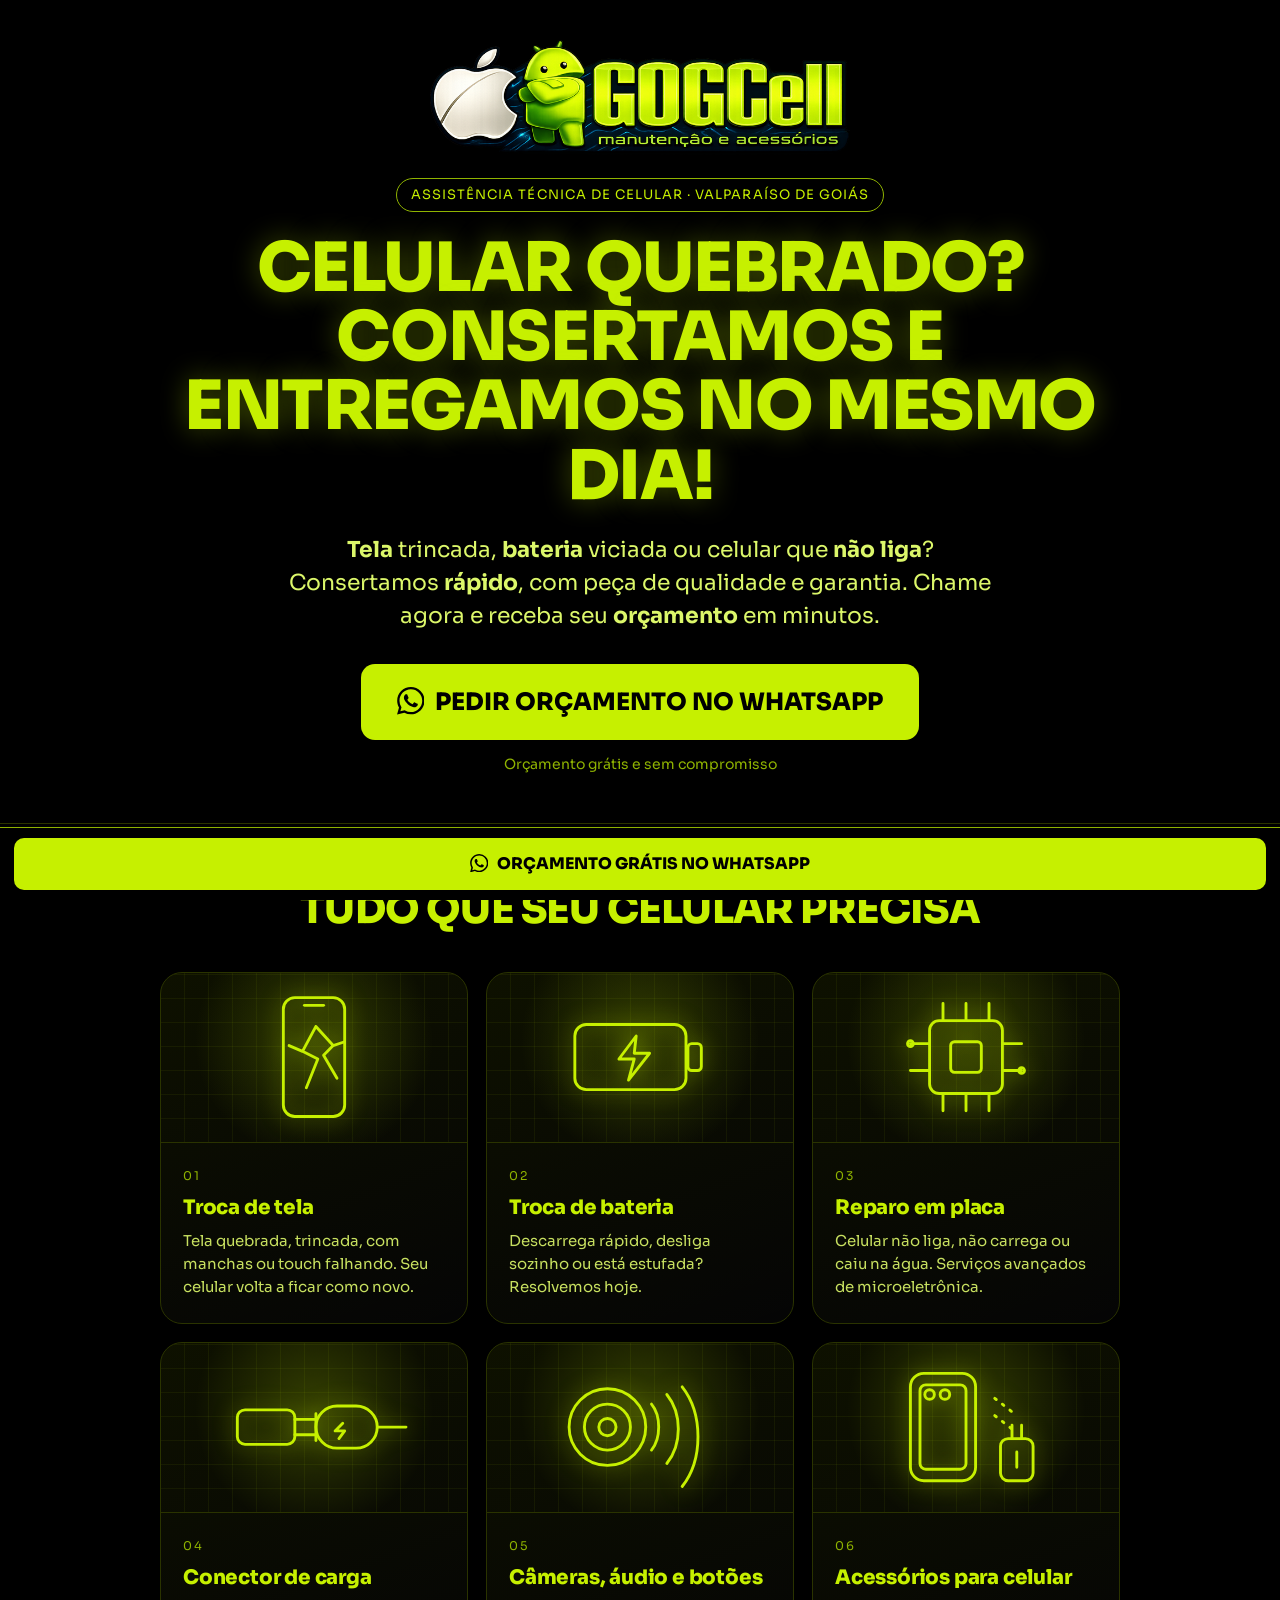
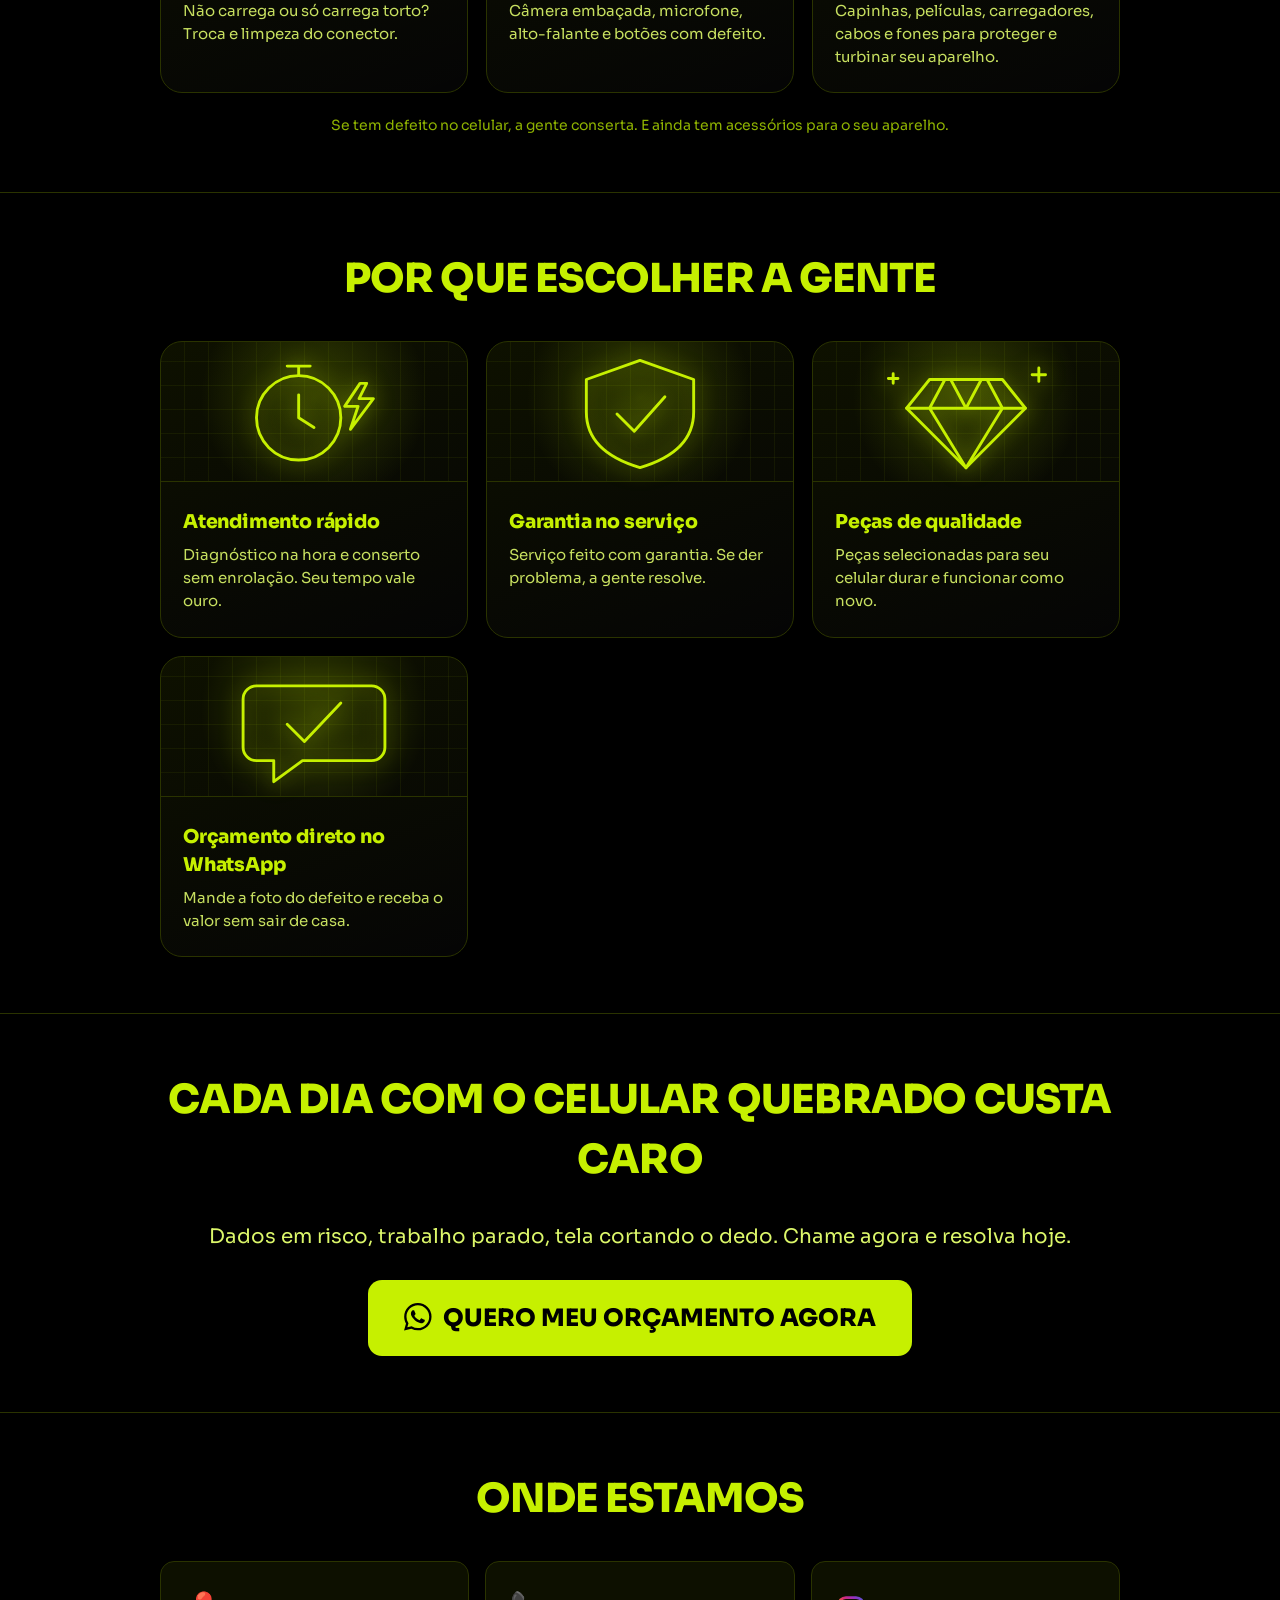
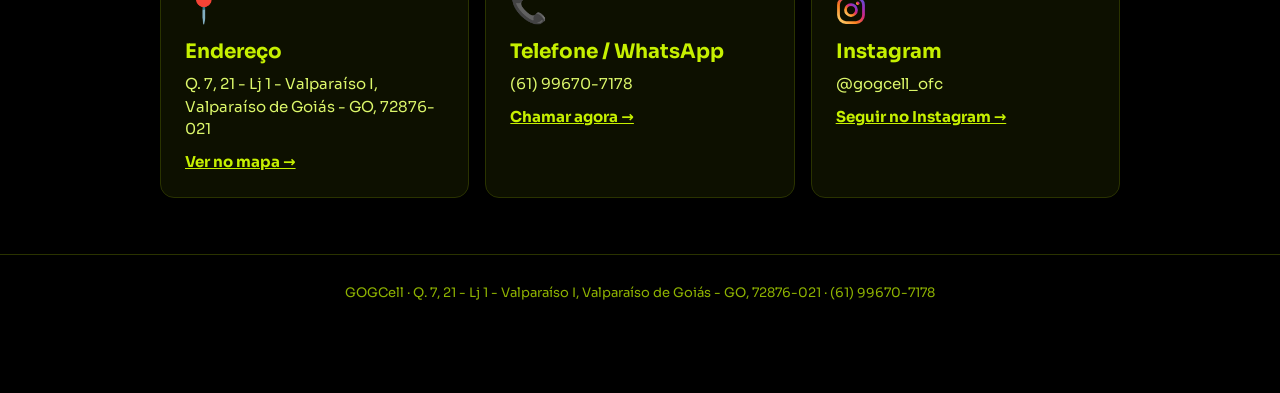
<file: index.html>
<!DOCTYPE html>
<html lang="pt-BR">
<head>
<!-- Google Tag Manager -->
<script async src="https://www.googletagmanager.com/gtm.js?id=GTM-5V8HP5FW"></script>
<script>
  window.dataLayer = window.dataLayer || [];
  function gtag(){dataLayer.push(arguments);}
  gtag('js', new Date());
</script>
<!-- End Google Tag Manager -->
<meta charset="utf-8">
<meta name="viewport" content="width=device-width, initial-scale=1, viewport-fit=cover">
<title>GOGCell — Assistência Técnica de Celular em Valparaíso de Goiás</title>
<link rel="stylesheet" href="css/style.css">
<link href="https://fonts.googleapis.com/css2?family=Sora:wght@400;600;800&display=swap" rel="stylesheet">
</head>
<body>
<header><div class="wrap">
<img class="brand" alt="GOGCell – manutenção e acessórios" src="assets/logo-gogcell.png">
<span class="tag">Assistência técnica de celular · Valparaíso de Goiás</span>
<h1>Celular quebrado? Consertamos e entregamos no mesmo dia!</h1>
<p class="sub"><b>Tela</b> trincada, <b>bateria</b> viciada ou celular que <b>não liga</b>? Consertamos <b>rápido</b>, com peça de qualidade e garantia. Chame agora e receba seu <b>orçamento</b> em minutos.</p>
<a class="btn" href="https://wa.me/message/FSOIBZKSBPEZB1" onclick="window.dataLayer=window.dataLayer||[];dataLayer.push({'event':'clique_whatsapp'});" target="_blank" rel="noopener"><svg class="wa" viewBox="0 0 24 24" aria-hidden="true"><path fill="currentColor" d="M17.472 14.382c-.297-.149-1.758-.867-2.03-.967-.273-.099-.471-.148-.67.15-.197.297-.767.966-.94 1.164-.173.199-.347.223-.644.075-.297-.15-1.255-.463-2.39-1.475-.883-.788-1.48-1.761-1.653-2.059-.173-.297-.018-.458.13-.606.134-.133.298-.347.446-.52.149-.174.198-.298.298-.497.099-.198.05-.371-.025-.52-.075-.149-.669-1.612-.916-2.207-.242-.579-.487-.5-.669-.51-.173-.008-.371-.01-.57-.01-.198 0-.52.074-.792.372-.272.297-1.04 1.016-1.04 2.479 0 1.462 1.065 2.875 1.213 3.074.149.198 2.096 3.2 5.077 4.487.709.306 1.262.489 1.694.625.712.227 1.36.195 1.871.118.571-.085 1.758-.719 2.006-1.413.248-.694.248-1.289.173-1.413-.074-.124-.272-.198-.57-.347m-5.421 7.403h-.004a9.87 9.87 0 01-5.031-1.378l-.361-.214-3.741.982.998-3.648-.235-.374a9.86 9.86 0 01-1.51-5.26c.001-5.45 4.436-9.884 9.888-9.884 2.64 0 5.122 1.03 6.988 2.898a9.825 9.825 0 012.893 6.994c-.003 5.45-4.437 9.884-9.885 9.884m8.413-18.297A11.815 11.815 0 0012.05 0C5.495 0 .16 5.335.157 11.892c0 2.096.547 4.142 1.588 5.945L.057 24l6.305-1.654a11.882 11.882 0 005.683 1.448h.005c6.554 0 11.89-5.335 11.893-11.893a11.821 11.821 0 00-3.48-8.413Z"/></svg> Pedir orçamento no WhatsApp</a>
<p class="small">Orçamento grátis e sem compromisso</p>
</div></header>

<section><div class="wrap">
<h2>Tudo que seu celular precisa</h2>
<div class="svcs">
<div class="svc"><div class="ph"><svg viewBox="0 0 240 140" fill="none" stroke="currentColor" stroke-width="3" stroke-linecap="round" stroke-linejoin="round" aria-hidden="true"><rect x="88" y="8" width="64" height="124" rx="12"/><path d="M110 16h20"/><path d="M122 38l-14 26 16 8-12 30M122 38l18 20-10 10 14 24M108 64l-14-6M140 58l12-4"/></svg></div><div class="tx"><span class="n">01</span><b>Troca de tela</b><p>Tela quebrada, trincada, com manchas ou touch falhando. Seu celular volta a ficar como novo.</p></div></div>
<div class="svc"><div class="ph"><svg viewBox="0 0 240 140" fill="none" stroke="currentColor" stroke-width="3" stroke-linecap="round" stroke-linejoin="round" aria-hidden="true"><rect x="52" y="36" width="116" height="68" rx="12"/><rect x="170" y="56" width="14" height="28" rx="4"/><path d="M116 48l-18 24h16l-6 22 22-28h-16z"/></svg></div><div class="tx"><span class="n">02</span><b>Troca de bateria</b><p>Descarrega rápido, desliga sozinho ou está estufada? Resolvemos hoje.</p></div></div>
<div class="svc"><div class="ph"><svg viewBox="0 0 240 140" fill="none" stroke="currentColor" stroke-width="3" stroke-linecap="round" stroke-linejoin="round" aria-hidden="true"><rect x="82" y="32" width="76" height="76" rx="10"/><rect x="104" y="54" width="32" height="32" rx="4"/><path d="M96 32V14M120 32V14M144 32V14M96 108v18M120 108v18M144 108v18M82 56H62M82 84H62M158 56h20M158 84h20"/><circle cx="62" cy="56" r="3"/><circle cx="178" cy="84" r="3"/></svg></div><div class="tx"><span class="n">03</span><b>Reparo em placa</b><p>Celular não liga, não carrega ou caiu na água. Serviços avançados de microeletrônica.</p></div></div>
<div class="svc"><div class="ph"><svg viewBox="0 0 240 140" fill="none" stroke="currentColor" stroke-width="3" stroke-linecap="round" stroke-linejoin="round" aria-hidden="true"><rect x="40" y="52" width="60" height="36" rx="8"/><path d="M100 62h22M100 78h22M122 56v28"/><rect x="122" y="48" width="64" height="44" rx="22"/><path d="M186 70h30"/><path d="M150 66l-8 8h10l-6 8"/></svg></div><div class="tx"><span class="n">04</span><b>Conector de carga</b><p>Não carrega ou só carrega torto? Troca e limpeza do conector.</p></div></div>
<div class="svc"><div class="ph"><svg viewBox="0 0 240 140" fill="none" stroke="currentColor" stroke-width="3" stroke-linecap="round" stroke-linejoin="round" aria-hidden="true"><circle cx="86" cy="70" r="40"/><circle cx="86" cy="70" r="24"/><circle cx="86" cy="70" r="9"/><path d="M132 46c10 12 10 36 0 48M148 36c16 20 16 52 0 72M164 28c22 28 22 76 0 104"/></svg></div><div class="tx"><span class="n">05</span><b>Câmeras, áudio e botões</b><p>Câmera embaçada, microfone, alto-falante e botões com defeito.</p></div></div>
<div class="svc"><div class="ph"><svg viewBox="0 0 240 140" fill="none" stroke="currentColor" stroke-width="3" stroke-linecap="round" stroke-linejoin="round" aria-hidden="true"><rect x="62" y="14" width="68" height="112" rx="14"/><rect x="72" y="26" width="48" height="88" rx="6"/><circle cx="82" cy="36" r="5"/><circle cx="98" cy="36" r="5"/><path d="M150 40l18 14M150 58l18 14" stroke-dasharray="2 8"/><rect x="156" y="82" width="34" height="44" rx="8"/><path d="M168 82V68M178 82V68M173 96v16"/></svg></div><div class="tx"><span class="n">06</span><b>Acessórios para celular</b><p>Capinhas, películas, carregadores, cabos e fones para proteger e turbinar seu aparelho.</p></div></div>
</div>
<p class="small" style="text-align:center;margin-top:22px">Se tem defeito no celular, a gente conserta. E ainda tem acessórios para o seu aparelho.</p>
</div></section>

<section><div class="wrap">
<h2>Por que escolher a gente</h2>
<div class="svcs why4">
<div class="svc why"><div class="ph"><svg viewBox="0 0 240 140" fill="none" stroke="currentColor" stroke-width="3" stroke-linecap="round" stroke-linejoin="round" aria-hidden="true"><circle cx="104" cy="76" r="44"/><path d="M104 52v24l16 10M92 22h24M104 22v10"/><path d="M168 40l-16 24h14l-8 24 24-32h-15l8-16z"/></svg></div><div class="tx"><b>Atendimento rápido</b><p>Diagnóstico na hora e conserto sem enrolação. Seu tempo vale ouro.</p></div></div>
<div class="svc why"><div class="ph"><svg viewBox="0 0 240 140" fill="none" stroke="currentColor" stroke-width="3" stroke-linecap="round" stroke-linejoin="round" aria-hidden="true"><path d="M120 16l56 20v34c0 30-22 48-56 58-34-10-56-28-56-58V36z"/><path d="M96 72l18 18 32-36"/></svg></div><div class="tx"><b>Garantia no serviço</b><p>Serviço feito com garantia. Se der problema, a gente resolve.</p></div></div>
<div class="svc why"><div class="ph"><svg viewBox="0 0 240 140" fill="none" stroke="currentColor" stroke-width="3" stroke-linecap="round" stroke-linejoin="round" aria-hidden="true"><path d="M82 36h76l24 30-62 62-62-62z"/><path d="M58 66h124M98 36l-16 30 38 62 38-62-16-30M104 36l16 30 16-30"/><path d="M196 24v14M189 31h14M44 30v10M39 35h10"/></svg></div><div class="tx"><b>Peças de qualidade</b><p>Peças selecionadas para seu celular durar e funcionar como novo.</p></div></div>
<div class="svc why"><div class="ph"><svg viewBox="0 0 240 140" fill="none" stroke="currentColor" stroke-width="3" stroke-linecap="round" stroke-linejoin="round" aria-hidden="true"><path d="M60 28h120a14 14 0 0114 14v50a14 14 0 01-14 14h-72l-30 22v-22H60a14 14 0 01-14-14V42a14 14 0 0114-14z"/><path d="M92 68l18 18 38-40"/></svg></div><div class="tx"><b>Orçamento direto no WhatsApp</b><p>Mande a foto do defeito e receba o valor sem sair de casa.</p></div></div>
</div>
</div></section>

<section class="final"><div class="wrap">
<h2>Cada dia com o celular quebrado custa caro</h2>
<p>Dados em risco, trabalho parado, tela cortando o dedo. Chame agora e resolva hoje.</p>
<a class="btn" href="https://wa.me/message/FSOIBZKSBPEZB1" onclick="window.dataLayer=window.dataLayer||[];dataLayer.push({'event':'clique_whatsapp'});" target="_blank" rel="noopener"><svg class="wa" viewBox="0 0 24 24" aria-hidden="true"><path fill="currentColor" d="M17.472 14.382c-.297-.149-1.758-.867-2.03-.967-.273-.099-.471-.148-.67.15-.197.297-.767.966-.94 1.164-.173.199-.347.223-.644.075-.297-.15-1.255-.463-2.39-1.475-.883-.788-1.48-1.761-1.653-2.059-.173-.297-.018-.458.13-.606.134-.133.298-.347.446-.52.149-.174.198-.298.298-.497.099-.198.05-.371-.025-.52-.075-.149-.669-1.612-.916-2.207-.242-.579-.487-.5-.669-.51-.173-.008-.371-.01-.57-.01-.198 0-.52.074-.792.372-.272.297-1.04 1.016-1.04 2.479 0 1.462 1.065 2.875 1.213 3.074.149.198 2.096 3.2 5.077 4.487.709.306 1.262.489 1.694.625.712.227 1.36.195 1.871.118.571-.085 1.758-.719 2.006-1.413.248-.694.248-1.289.173-1.413-.074-.124-.272-.198-.57-.347m-5.421 7.403h-.004a9.87 9.87 0 01-5.031-1.378l-.361-.214-3.741.982.998-3.648-.235-.374a9.86 9.86 0 01-1.51-5.26c.001-5.45 4.436-9.884 9.888-9.884 2.64 0 5.122 1.03 6.988 2.898a9.825 9.825 0 012.893 6.994c-.003 5.45-4.437 9.884-9.885 9.884m8.413-18.297A11.815 11.815 0 0012.05 0C5.495 0 .16 5.335.157 11.892c0 2.096.547 4.142 1.588 5.945L.057 24l6.305-1.654a11.882 11.882 0 005.683 1.448h.005c6.554 0 11.89-5.335 11.893-11.893a11.821 11.821 0 00-3.48-8.413Z"/></svg> Quero meu orçamento agora</a>
</div></section>

<section><div class="wrap">
<h2>Onde estamos</h2>
<div class="grid">
<div class="card"><span class="ico">📍</span><b>Endereço</b><p>Q. 7, 21 - Lj 1 - Valparaíso I, Valparaíso de Goiás - GO, 72876-021</p><p style="margin-top:10px"><a href="https://www.google.com/maps/search/?api=1&amp;query=GOGCell+Q.+7,+21+Valpara%C3%ADso+I,+Valpara%C3%ADso+de+Goi%C3%A1s" target="_blank" rel="noopener" style="color:var(--g);font-weight:700">Ver no mapa →</a></p></div>
<div class="card"><span class="ico">📞</span><b>Telefone / WhatsApp</b><p>(61) 99670-7178</p><p style="margin-top:10px"><a href="https://wa.me/message/FSOIBZKSBPEZB1" onclick="window.dataLayer=window.dataLayer||[];dataLayer.push({'event':'clique_whatsapp'});" target="_blank" rel="noopener" style="color:var(--g);font-weight:700">Chamar agora →</a></p></div>
<div class="card"><span class="ico"><svg viewBox="0 0 24 24" width="30" height="30" aria-hidden="true" style="vertical-align:middle"><defs><linearGradient id="igg" x1="0" y1="1" x2="1" y2="0"><stop offset="0" stop-color="#feda75"/><stop offset=".35" stop-color="#fa7e1e"/><stop offset=".6" stop-color="#d62976"/><stop offset=".8" stop-color="#962fbf"/><stop offset="1" stop-color="#4f5bd5"/></linearGradient></defs><rect x="2" y="2" width="20" height="20" rx="6" fill="none" stroke="url(#igg)" stroke-width="2.2"/><circle cx="12" cy="12" r="4.4" fill="none" stroke="url(#igg)" stroke-width="2.2"/><circle cx="17.4" cy="6.6" r="1.4" fill="url(#igg)"/></svg></span><b>Instagram</b><p>@gogcell_ofc</p><p style="margin-top:10px"><a href="https://www.instagram.com/gogcell_ofc/" target="_blank" rel="noopener" style="color:var(--g);font-weight:700">Seguir no Instagram →</a></p></div>
</div>
</div></section>

<footer>GOGCell · Q. 7, 21 - Lj 1 - Valparaíso I, Valparaíso de Goiás - GO, 72876-021 · (61) 99670-7178</footer>
<div class="fix"><a href="https://wa.me/message/FSOIBZKSBPEZB1" onclick="window.dataLayer=window.dataLayer||[];dataLayer.push({'event':'clique_whatsapp'});" target="_blank" rel="noopener"><svg class="wa" viewBox="0 0 24 24" aria-hidden="true"><path fill="currentColor" d="M17.472 14.382c-.297-.149-1.758-.867-2.03-.967-.273-.099-.471-.148-.67.15-.197.297-.767.966-.94 1.164-.173.199-.347.223-.644.075-.297-.15-1.255-.463-2.39-1.475-.883-.788-1.48-1.761-1.653-2.059-.173-.297-.018-.458.13-.606.134-.133.298-.347.446-.52.149-.174.198-.298.298-.497.099-.198.05-.371-.025-.52-.075-.149-.669-1.612-.916-2.207-.242-.579-.487-.5-.669-.51-.173-.008-.371-.01-.57-.01-.198 0-.52.074-.792.372-.272.297-1.04 1.016-1.04 2.479 0 1.462 1.065 2.875 1.213 3.074.149.198 2.096 3.2 5.077 4.487.709.306 1.262.489 1.694.625.712.227 1.36.195 1.871.118.571-.085 1.758-.719 2.006-1.413.248-.694.248-1.289.173-1.413-.074-.124-.272-.198-.57-.347m-5.421 7.403h-.004a9.87 9.87 0 01-5.031-1.378l-.361-.214-3.741.982.998-3.648-.235-.374a9.86 9.86 0 01-1.51-5.26c.001-5.45 4.436-9.884 9.888-9.884 2.64 0 5.122 1.03 6.988 2.898a9.825 9.825 0 012.893 6.994c-.003 5.45-4.437 9.884-9.885 9.884m8.413-18.297A11.815 11.815 0 0012.05 0C5.495 0 .16 5.335.157 11.892c0 2.096.547 4.142 1.588 5.945L.057 24l6.305-1.654a11.882 11.882 0 005.683 1.448h.005c6.554 0 11.89-5.335 11.893-11.893a11.821 11.821 0 00-3.48-8.413Z"/></svg> Orçamento grátis no WhatsApp</a></div>
</body>
</html>
</file>
<file: css/style.css>
:root{--bg:#000;--card:#0d1000;--g:#c6f000;--g2:#8fb300;--line:#2a3300;box-sizing:border-box;padding-top:env(safe-area-inset-top,0px);padding-bottom:env(safe-area-inset-bottom,0px)}
*{box-sizing:border-box;margin:0}
body{background:var(--bg);color:var(--g);font-family:"Sora",system-ui,-apple-system,"Segoe UI",Roboto,Arial,sans-serif;line-height:1.5}
.wrap{max-width:1000px;margin:0 auto;padding:0 20px}
.tag{display:inline-block;border:1px solid var(--g2);padding:6px 14px;border-radius:99px;font-size:13px;letter-spacing:.08em;text-transform:uppercase}
.brand{display:block;width:min(420px,82%);height:auto;margin:0 auto 22px}
header{padding:40px 0 48px;text-align:center;border-bottom:1px solid var(--line)}
h1{font-size:clamp(32px,7.6vw,68px);line-height:1.02;font-weight:900;text-transform:uppercase;margin:22px 0;text-shadow:0 0 28px rgba(198,240,0,.35)}
.sub{font-size:clamp(17px,3vw,22px);max-width:720px;margin:0 auto 32px;color:#dcf76a}
.btn{display:inline-block;background:var(--g);color:#000;font-weight:900;font-size:clamp(18px,4vw,24px);text-transform:uppercase;text-decoration:none;padding:20px 36px;border-radius:14px;box-shadow:0 0 0 0 rgba(198,240,0,.7);animation:p 1.8s infinite}
.wa{width:1.15em;height:1.15em;vertical-align:-.2em;margin-right:6px}
.btn:hover{background:#fff}
@keyframes p{70%{box-shadow:0 0 0 22px rgba(198,240,0,0)}100%{box-shadow:0 0 0 0 rgba(198,240,0,0)}}
.small{margin-top:14px;font-size:14px;color:var(--g2)}
section{padding:56px 0;border-bottom:1px solid var(--line)}
h2{font-size:clamp(26px,5vw,40px);text-transform:uppercase;font-weight:900;text-align:center;margin-bottom:32px}
.grid{display:grid;grid-template-columns:repeat(auto-fit,minmax(240px,1fr));gap:16px}
.card{background:var(--card);border:1px solid var(--line);border-radius:14px;padding:24px}
.card b{display:block;font-size:20px;margin:6px 0}
.card p{color:#dcf76a;font-size:15px}
.ico{font-size:30px}
.pros{display:grid;grid-template-columns:repeat(auto-fit,minmax(200px,1fr));gap:14px;text-align:center}
.pros div{border:1px dashed var(--g2);border-radius:12px;padding:18px;font-weight:700}
.final{text-align:center}
.final p{font-size:20px;margin-bottom:28px;color:#dcf76a}
footer{padding:28px 0 90px;text-align:center;font-size:13px;color:var(--g2)}
.fix{position:fixed;left:0;right:0;bottom:0;padding:10px 14px calc(10px + env(safe-area-inset-bottom,0px));background:#000;border-top:1px solid var(--g2);text-align:center;z-index:5}
.fix a{display:block;background:var(--g);color:#000;font-weight:900;text-decoration:none;padding:14px;border-radius:10px;text-transform:uppercase}

h1,h2{letter-spacing:-.02em}
h2{font-weight:800}
.svcs{display:grid;grid-template-columns:repeat(auto-fit,minmax(280px,1fr));gap:18px}
.svc{position:relative;border:1px solid var(--line);border-radius:22px;overflow:hidden;background:linear-gradient(160deg,rgba(198,240,0,.07),rgba(255,255,255,.02));backdrop-filter:blur(6px);transition:transform .25s,border-color .25s,box-shadow .25s}
.svc:hover{transform:translateY(-6px);border-color:var(--g);box-shadow:0 12px 40px rgba(198,240,0,.16)}
.svc .ph{height:170px;display:grid;place-items:center;background:radial-gradient(circle at 50% 40%,rgba(198,240,0,.22),transparent 65%),repeating-linear-gradient(0deg,transparent 0 23px,rgba(198,240,0,.06) 23px 24px),repeating-linear-gradient(90deg,transparent 0 23px,rgba(198,240,0,.06) 23px 24px);border-bottom:1px solid var(--line)}
.svc .ph svg{width:78%;max-width:230px;height:auto;color:var(--g);filter:drop-shadow(0 0 10px rgba(198,240,0,.55))}
.svc .tx{padding:20px 22px 24px}
.svc .n{font-size:12px;letter-spacing:.2em;color:var(--g2)}
.svc b{display:block;font-size:20px;font-weight:800;margin:6px 0 6px;letter-spacing:-.01em}
.svc p{color:#dcf76a;font-size:15px;line-height:1.55;opacity:.9}
.why4{grid-template-columns:repeat(auto-fit,minmax(230px,1fr))}
.why .ph{height:140px}
.why b{font-size:19px}
</file>
